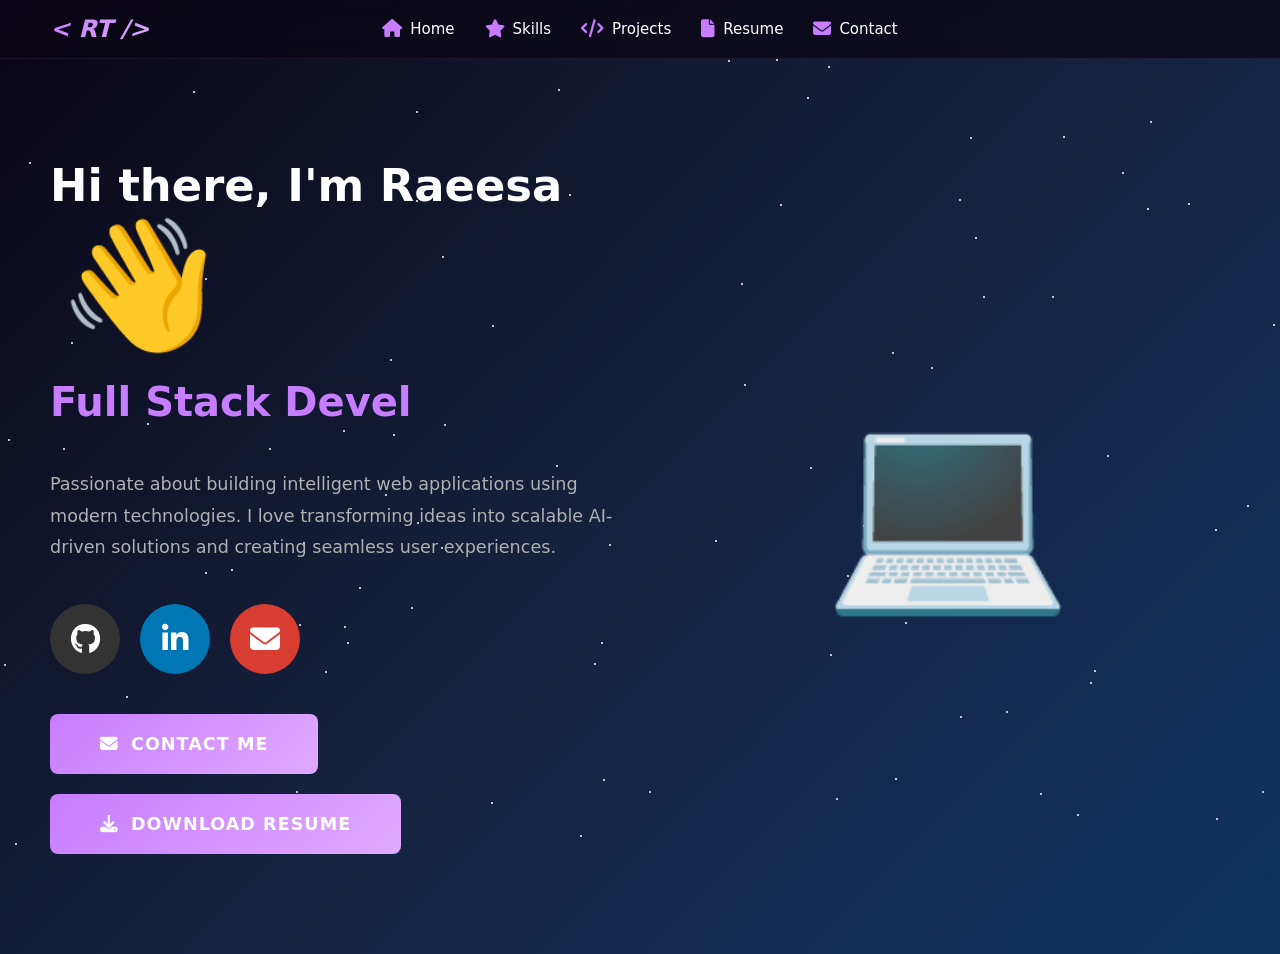
<file: index.html>
<!DOCTYPE html>
<html lang="en">
<head>
  <meta charset="UTF-8" />
  <meta name="viewport" content="width=device-width, initial-scale=1.0"/>
  <title>Raeesa | Portfolio</title>

  <!-- Icons -->
  <link rel="stylesheet"
    href="https://cdnjs.cloudflare.com/ajax/libs/font-awesome/6.5.0/css/all.min.css"/>

  <style>
    * {
      margin: 0;
      padding: 0;
      box-sizing: border-box;
      font-family: "Segoe UI", system-ui, sans-serif;
    }

    :root {
      --primary: #c77dff;
      --secondary: #e0aaff;
      --dark-bg: #0a0614;
      --card-bg: #1a0e2e;
      --text-main: #ffffff;
      --text-muted: #b0b0b0;
      --accent: #c77dff;
    }

    body {
      background: linear-gradient(135deg, #0a0614 0%, #16213e 50%, #0f3460 100%);
      color: var(--text-main);
      min-height: 100vh;
      overflow-x: hidden;
    }

    /* Starry Background */
    .stars {
      position: fixed;
      top: 0;
      left: 0;
      width: 100%;
      height: 100%;
      pointer-events: none;
      z-index: 0;
      display: block;
    }

    .star {
      position: absolute;
      width: 2px;
      height: 2px;
      background: white;
      border-radius: 50%;
      animation: twinkle 3s infinite;
    }

    @keyframes twinkle {
      0%, 100% { opacity: 0.3; }
      50% { opacity: 1; }
    }

    /* Navbar */
    .navbar {
      display: flex;
      justify-content: center;
      align-items: center;
      padding: 20px 50px;
      background: rgba(10, 6, 20, 0.7);
      backdrop-filter: blur(10px);
      border-bottom: 1px solid rgba(199, 125, 255, 0.1);
      position: relative;
      z-index: 10;
    }

    .logo {
      position: absolute;
      left: 50px;
      font-size: 24px;
      font-weight: bold;
      color: var(--primary);
      background: linear-gradient(135deg, var(--primary), var(--secondary));
      background-clip: text;
      -webkit-background-clip: text;
      -webkit-text-fill-color: transparent;
      font-style: italic;
    }

    nav {
      display: flex;
      gap: 30px;
      align-items: center;
      flex-wrap: wrap;
    }

    nav a {
      display: flex;
      align-items: center;
      gap: 8px;
      text-decoration: none;
      color: var(--text-main);
      font-size: 15px;
      transition: all 0.3s ease;
      position: relative;
    }

    nav a i {
      color: var(--primary);
      font-size: 18px;
    }

    nav a::after {
      content: '';
      position: absolute;
      bottom: -5px;
      left: 0;
      width: 0;
      height: 2px;
      background: var(--primary);
      transition: width 0.3s ease;
    }

    nav a:hover::after {
      width: 100%;
    }

    /* Hero Section */
    .hero {
      display: flex;
      align-items: center;
      justify-content: center;
      padding: 100px 50px;
      min-height: calc(100vh - 100px);
      position: relative;
      z-index: 1;
      gap: 50px;
    }

    .hero-content {
      flex: 1;
      max-width: 700px;
    }

    .greeting {
      font-size: 2.8em;
      margin-bottom: 20px;
      color: var(--text-main);
      font-weight: 600;
    }

    .greeting .emoji {
      font-size: 2.8em;
      margin-left: 10px;
      display: inline-block;
      animation: wave 0.6s ease-in-out infinite;
    }

    @keyframes wave {
      0% { transform: rotate(0deg); }
      10% { transform: rotate(14deg); }
      20% { transform: rotate(-8deg); }
      30% { transform: rotate(14deg); }
      40% { transform: rotate(-4deg); }
      50% { transform: rotate(10deg); }
      60% { transform: rotate(0deg); }
      100% { transform: rotate(0deg); }
    }

    .greeting .emoji {
      font-size: 2.8em;
      margin-left: 10px;
      display: inline-block;
      animation: wave 0.6s ease-in-out infinite;
    }

    @keyframes wave {
      0% { transform: rotate(0deg); }
      10% { transform: rotate(14deg); }
      20% { transform: rotate(-8deg); }
      30% { transform: rotate(14deg); }
      40% { transform: rotate(-4deg); }
      50% { transform: rotate(10deg); }
      60% { transform: rotate(0deg); }
      100% { transform: rotate(0deg); }
    }

    .name {
      font-size: 3.5em;
      font-weight: 900;
      margin-bottom: 10px;
      letter-spacing: -2px;
      display: none;
    }

    .name span {
      background: linear-gradient(135deg, var(--primary), var(--secondary));
      background-clip: text;
      -webkit-background-clip: text;
      -webkit-text-fill-color: transparent;
    }

    .job-title {
      font-size: 2.5em;
      color: var(--primary);
      margin: 20px 0 30px 0;
      font-weight: 700;
      min-height: 60px;
    }

    .job-title::after {
      content: '';
      animation: blink 0.7s infinite;
      margin-left: 5px;
    }

    @keyframes blink {
      0%, 50% { content: '|'; }
      51%, 100% { content: ''; }
    }

    .description {
      font-size: 1.1em;
      color: var(--text-muted);
      line-height: 1.8;
      margin-bottom: 40px;
    }

    .cta-buttons {
      display: flex;
      gap: 20px;
      flex-wrap: wrap;
    }

    .btn {
      padding: 20px 50px;
      border: none;
      border-radius: 8px;
      font-size: 1.1em;
      cursor: pointer;
      transition: all 0.3s ease;
      text-decoration: none;
      display: inline-flex;
      align-items: center;
      gap: 12px;
      font-weight: 700;
      text-transform: uppercase;
      letter-spacing: 1px;
    }

    .btn-primary {
      background: linear-gradient(135deg, var(--primary), var(--secondary));
      color: #ffffff;
    }

    .btn-primary:hover {
      transform: translateY(-2px);
      box-shadow: 0 20px 40px rgba(199, 125, 255, 0.4);
    }

    .btn-secondary {
      background: transparent;
      color: var(--primary);
      border: 2px solid var(--primary);
    }

    .btn-secondary:hover {
      background: rgba(199, 125, 255, 0.1);
      transform: translateY(-2px);
    }

    .hero-illustration {
      flex: 1;
      display: flex;
      align-items: center;
      justify-content: center;
      min-height: 400px;
      position: relative;
    }

    .illustration {
      font-size: 200px;
      animation: float 3s ease-in-out infinite;
    }

    @keyframes float {
      0%, 100% { transform: translateY(0px); }
      50% { transform: translateY(-20px); }
    }

    /* Social Icons */
    .social-icons {
      display: flex;
      gap: 20px;
      margin: 40px 0;
      flex-wrap: wrap;
    }

    .social-icon {
      width: 70px;
      height: 70px;
      border-radius: 50%;
      display: flex;
      align-items: center;
      justify-content: center;
      color: white;
      font-size: 30px;
      transition: all 0.3s ease;
      cursor: pointer;
      text-decoration: none;
    }

    .social-icon:hover {
      transform: scale(1.1);
    }

    .social-icon.github {
      background: #333333;
    }

    .social-icon.linkedin {
      background: #0077b5;
    }

    .social-icon.email {
      background: #d73d31;
    }

    .social-icon.twitter {
      background: #1da1f2;
    }

    .social-icon.codepen {
      background: #000000;
    }

    .social-icon.dev {
      background: #0a0a0a;
    }

    .social-icon.stackoverflow {
      background: #f48024;
    }
    @media (max-width: 768px) {
      .hero {
        flex-direction: column;
        padding: 50px 20px;
        text-align: center;
      }

      .name {
        font-size: 2.5em;
      }

      .job-title {
        font-size: 1.8em;
      }

      .greeting {
        font-size: 1.8em;
      }

      nav {
        gap: 20px;
      }

      nav a {
        font-size: 12px;
      }

      .avatar-container {
        width: 200px;
        height: 200px;
      }

      .avatar-content {
        font-size: 80px;
      }

      .cta-buttons {
        justify-content: center;
      }
    }
  </style>
</head>
<body>

  <!-- Starry Background -->
  <div class="stars" id="starsContainer"></div>

  <!-- Navbar -->
  <header class="navbar">
    <div class="logo">< RT /></div>
    <nav>
      <a href="index.html"><i class="fa-solid fa-house"></i> Home</a>
      <a href="about.html"><i class="fa-solid fa-star"></i> Skills</a>
      <a href="projects.html"><i class="fa-solid fa-code"></i> Projects</a>
      <a href="Resume___.pdf"><i class="fa-solid fa-file"></i> Resume</a>
      <a href="contact.html"><i class="fa-solid fa-envelope"></i> Contact</a>
    </nav>
  </header>

  <!-- Hero Section -->
  <section class="hero">
    <div class="hero-content">
      <h1 class="greeting">Hi there, I'm Raeesa <span class="emoji">👋</span></h1>
      <h2 class="job-title"></h2>
      <p class="description">
        Passionate about building intelligent web applications using modern technologies. 
        I love transforming ideas into scalable AI-driven solutions and creating seamless user experiences.
      </p>
      
      <div class="social-icons">
        <a href="https://github.com/raeesa2627" class="social-icon github" title="GitHub">
          <i class="fab fa-github"></i>
        </a>
        <a href="#" class="social-icon linkedin" title="LinkedIn">
          <i class="fab fa-linkedin-in"></i>
        </a>
        <a href="mailto:tanweerayunus27@gmail.com" class="social-icon email" title="Email">
          <i class="fas fa-envelope"></i>
        </a>
      </div>

      <div class="cta-buttons">
        <a href="contact.html" class="btn btn-primary">
          <i class="fas fa-envelope"></i> Contact Me
        </a>
        <a href="Resume___.pdf" class="btn btn-primary">
          <i class="fas fa-download"></i> Download Resume
        </a>
      </div>
    </div>
    <div class="hero-illustration">
      <div class="illustration">💻</div>
    </div>
  </section>

  <script>
    // Generate Random Stars
    function generateStars() {
      const starsContainer = document.getElementById('starsContainer');
      for (let i = 0; i < 100; i++) {
        const star = document.createElement('div');
        star.className = 'star';
        star.style.left = Math.random() * 100 + '%';
        star.style.top = Math.random() * 100 + '%';
        star.style.animationDelay = Math.random() * 3 + 's';
        starsContainer.appendChild(star);
      }
    }

    generateStars();

    // Typing Effect for Job Title
    const jobTitles = [
      "Full Stack Developer",
      "AI Enthusiast"
    ];

    let titleIndex = 0;
    let charIndex = 0;
    let deleting = false;
    const jobTitleElement = document.querySelector('.job-title');

    function typeEffect() {
      const currentTitle = jobTitles[titleIndex];

      if (!deleting) {
        jobTitleElement.textContent = currentTitle.substring(0, charIndex++);
        if (charIndex > currentTitle.length) {
          deleting = true;
          setTimeout(typeEffect, 1200); // Wait before deleting
          return;
        }
      } else {
        jobTitleElement.textContent = currentTitle.substring(0, charIndex--);
        if (charIndex < 0) {
          deleting = false;
          titleIndex = (titleIndex + 1) % jobTitles.length;
          charIndex = 0;
        }
      }

      setTimeout(typeEffect, deleting ? 50 : 80);
    }

    typeEffect();
  </script>

</body>
</html>
</file>
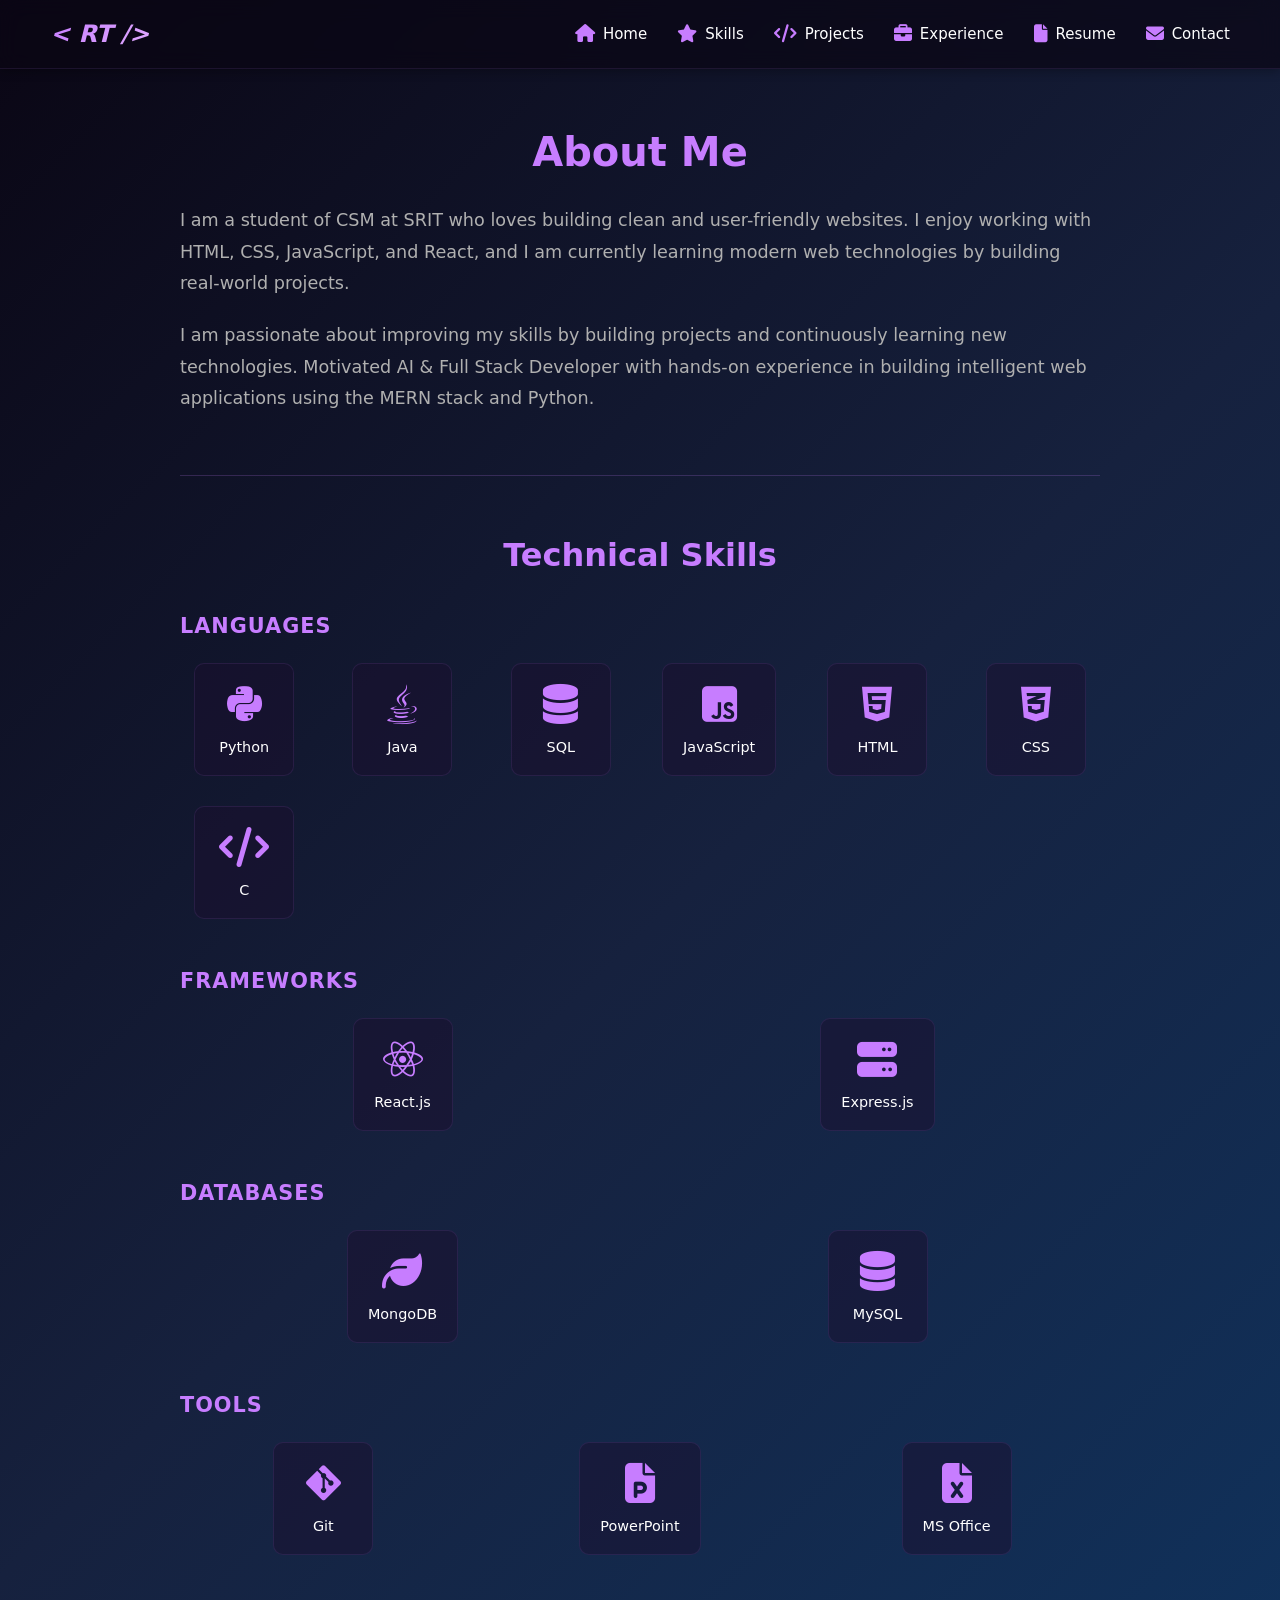
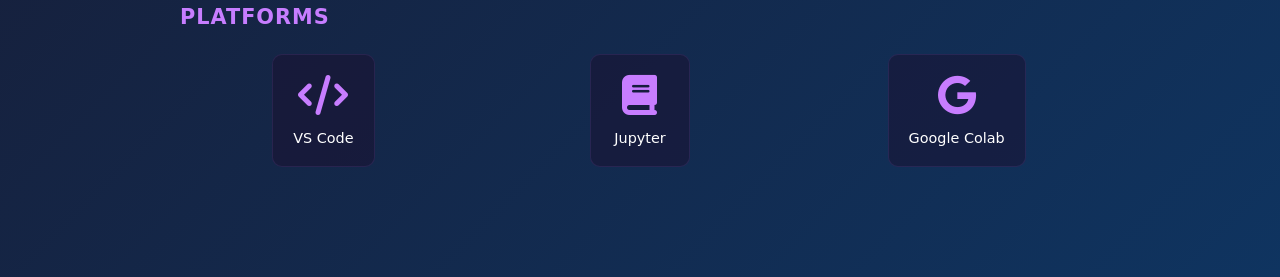
<file: about.html>
<!DOCTYPE html>
<html lang="en">
<head>
  <meta charset="UTF-8">
  <title>About | Raeesa</title>
  <!-- Icons -->
  <link rel="stylesheet"
    href="https://cdnjs.cloudflare.com/ajax/libs/font-awesome/6.5.0/css/all.min.css"/>
  <style>
    * {
      margin: 0;
      padding: 0;
      box-sizing: border-box;
      font-family: "Segoe UI", system-ui, sans-serif;
    }

    :root {
      --primary: #c77dff;
      --secondary: #e0aaff;
      --dark-bg: #0a0614;
      --card-bg: #1a0e2e;
      --text-main: #ffffff;
      --text-muted: #b0b0b0;
      --accent: #c77dff;
    }

    body {
      background: linear-gradient(135deg, #0a0614 0%, #16213e 50%, #0f3460 100%);
      color: var(--text-main);
      min-height: 100vh;
      font-family: "Segoe UI", system-ui, sans-serif;
    }

    /* Navbar */
    .navbar {
      display: flex;
      justify-content: space-between;
      align-items: center;
      padding: 20px 50px;
      background: rgba(10, 6, 20, 0.7);
      backdrop-filter: blur(10px);
      border-bottom: 1px solid rgba(199, 125, 255, 0.1);
      position: relative;
      z-index: 10;
      box-shadow: 0 2px 10px rgba(0, 0, 0, 0.3);
    }

    .logo {
      font-size: 24px;
      font-weight: bold;
      color: var(--primary);
      background: linear-gradient(135deg, var(--primary), var(--secondary));
      background-clip: text;
      -webkit-background-clip: text;
      -webkit-text-fill-color: transparent;
      font-style: italic;
    }

    nav {
      display: flex;
      gap: 30px;
      align-items: center;
      flex-wrap: wrap;
    }

    nav a {
      display: flex;
      align-items: center;
      gap: 8px;
      text-decoration: none;
      color: var(--text-main);
      font-size: 15px;
      transition: all 0.3s ease;
      position: relative;
    }

    nav a i {
      color: var(--primary);
      font-size: 18px;
    }

    nav a::after {
      content: '';
      position: absolute;
      bottom: -5px;
      left: 0;
      width: 0;
      height: 2px;
      background: var(--primary);
      transition: width 0.3s ease;
    }

    nav a:hover::after {
      width: 100%;
    }

    .container {
      max-width: 1000px;
      margin: 0 auto;
      padding: 60px 40px;
    }

    .about h2 {
      font-size: 2.5em;
      color: var(--primary);
      margin-bottom: 30px;
      text-align: center;
    }

    .about p {
      font-size: 1.1em;
      line-height: 1.8;
      margin-bottom: 20px;
      color: var(--text-muted);
    }

    .skills-section {
      margin-top: 60px;
      padding-top: 60px;
      border-top: 1px solid rgba(199, 125, 255, 0.2);
    }

    .skills-section h3 {
      font-size: 2em;
      color: var(--primary);
      margin-bottom: 40px;
      text-align: center;
    }

    .skills-grid {
      display: grid;
      grid-template-columns: repeat(auto-fit, minmax(120px, 1fr));
      gap: 30px;
      justify-items: center;
    }

    .skill-item {
      display: flex;
      flex-direction: column;
      align-items: center;
      gap: 15px;
      padding: 20px;
      border-radius: 10px;
      background: rgba(26, 14, 46, 0.5);
      border: 1px solid rgba(199, 125, 255, 0.1);
      transition: all 0.3s ease;
      cursor: pointer;
      min-width: 100px;
    }

    .skill-item:hover {
      background: rgba(26, 14, 46, 0.8);
      border-color: var(--primary);
      transform: translateY(-5px);
      box-shadow: 0 10px 25px rgba(199, 125, 255, 0.15);
    }

    .skill-icon {
      font-size: 2.5em;
      color: var(--primary);
    }

    .skill-name {
      font-size: 0.9em;
      text-align: center;
      color: var(--text-main);
      font-weight: 500;
    }

    .skills-category {
      margin-bottom: 50px;
    }

    .skills-category h4 {
      color: var(--primary);
      font-size: 1.3em;
      margin-bottom: 25px;
      text-transform: uppercase;
      letter-spacing: 1px;
      font-weight: 600;
    }

    @media (max-width: 768px) {
      nav {
        gap: 20px;
      }

      nav a {
        font-size: 12px;
      }

      .container {
        padding: 40px 20px;
      }

      .about h2 {
        font-size: 1.8em;
      }
    }
  </style>
</head>
<body>

<header class="navbar">
  <div class="logo">< RT /></div>

  <nav>
    <a href="index.html"><i class="fa-solid fa-house"></i> Home</a>
    <a href="about.html"><i class="fa-solid fa-star"></i> Skills</a>
    <a href="projects.html"><i class="fa-solid fa-code"></i> Projects</a>
    <a href="experience.html"><i class="fa-solid fa-briefcase"></i> Experience</a>
    <a href="resume.pdf"><i class="fa-solid fa-file"></i> Resume</a>
    <a href="contact.html"><i class="fa-solid fa-envelope"></i> Contact</a>
  </nav>
</header>

<main class="container">
  <section class="about">
    <h2>About Me</h2>

    <p>
      I am a student of CSM at SRIT who loves building clean and user-friendly
      websites. I enjoy working with HTML, CSS, JavaScript, and React, and I am
      currently learning modern web technologies by building real-world projects.
    </p>

    <p>
      I am passionate about improving my skills by building projects and
      continuously learning new technologies. Motivated AI & Full Stack Developer with hands-on experience in building intelligent web applications using the MERN stack and Python.
    </p>
  </section>

  <!-- Skills Section -->
  <section class="skills-section">
    <h3>Technical Skills</h3>

    <!-- Languages -->
    <div class="skills-category">
      <h4>Languages</h4>
      <div class="skills-grid">
        <div class="skill-item">
          <i class="skill-icon fab fa-python"></i>
          <span class="skill-name">Python</span>
        </div>
        <div class="skill-item">
          <i class="skill-icon fab fa-java"></i>
          <span class="skill-name">Java</span>
        </div>
        <div class="skill-item">
          <i class="skill-icon fas fa-database"></i>
          <span class="skill-name">SQL</span>
        </div>
        <div class="skill-item">
          <i class="skill-icon fab fa-js-square"></i>
          <span class="skill-name">JavaScript</span>
        </div>
        <div class="skill-item">
          <i class="skill-icon fab fa-html5"></i>
          <span class="skill-name">HTML</span>
        </div>
        <div class="skill-item">
          <i class="skill-icon fab fa-css3-alt"></i>
          <span class="skill-name">CSS</span>
        </div>
        <div class="skill-item">
          <i class="skill-icon fas fa-code"></i>
          <span class="skill-name">C</span>
        </div>
      </div>
    </div>

    <!-- Frameworks -->
    <div class="skills-category">
      <h4>Frameworks</h4>
      <div class="skills-grid">
        <div class="skill-item">
          <i class="skill-icon fab fa-react"></i>
          <span class="skill-name">React.js</span>
        </div>
        <div class="skill-item">
          <i class="skill-icon fas fa-server"></i>
          <span class="skill-name">Express.js</span>
        </div>
      </div>
    </div>

    <!-- Databases -->
    <div class="skills-category">
      <h4>Databases</h4>
      <div class="skills-grid">
        <div class="skill-item">
          <i class="skill-icon fas fa-leaf"></i>
          <span class="skill-name">MongoDB</span>
        </div>
        <div class="skill-item">
          <i class="skill-icon fas fa-database"></i>
          <span class="skill-name">MySQL</span>
        </div>
      </div>
    </div>

    <!-- Tools -->
    <div class="skills-category">
      <h4>Tools</h4>
      <div class="skills-grid">
        <div class="skill-item">
          <i class="skill-icon fab fa-git-alt"></i>
          <span class="skill-name">Git</span>
        </div>
        <div class="skill-item">
          <i class="skill-icon fas fa-file-powerpoint"></i>
          <span class="skill-name">PowerPoint</span>
        </div>
        <div class="skill-item">
          <i class="skill-icon fas fa-file-excel"></i>
          <span class="skill-name">MS Office</span>
        </div>
      </div>
    </div>

    <!-- Platforms -->
    <div class="skills-category">
      <h4>Platforms</h4>
      <div class="skills-grid">
        <div class="skill-item">
          <i class="skill-icon fas fa-code"></i>
          <span class="skill-name">VS Code</span>
        </div>
        <div class="skill-item">
          <i class="skill-icon fas fa-book"></i>
          <span class="skill-name">Jupyter</span>
        </div>
        <div class="skill-item">
          <i class="skill-icon fab fa-google"></i>
          <span class="skill-name">Google Colab</span>
        </div>
      </div>
    </div>
  </section>
</main>

</body>
</html>
</file>
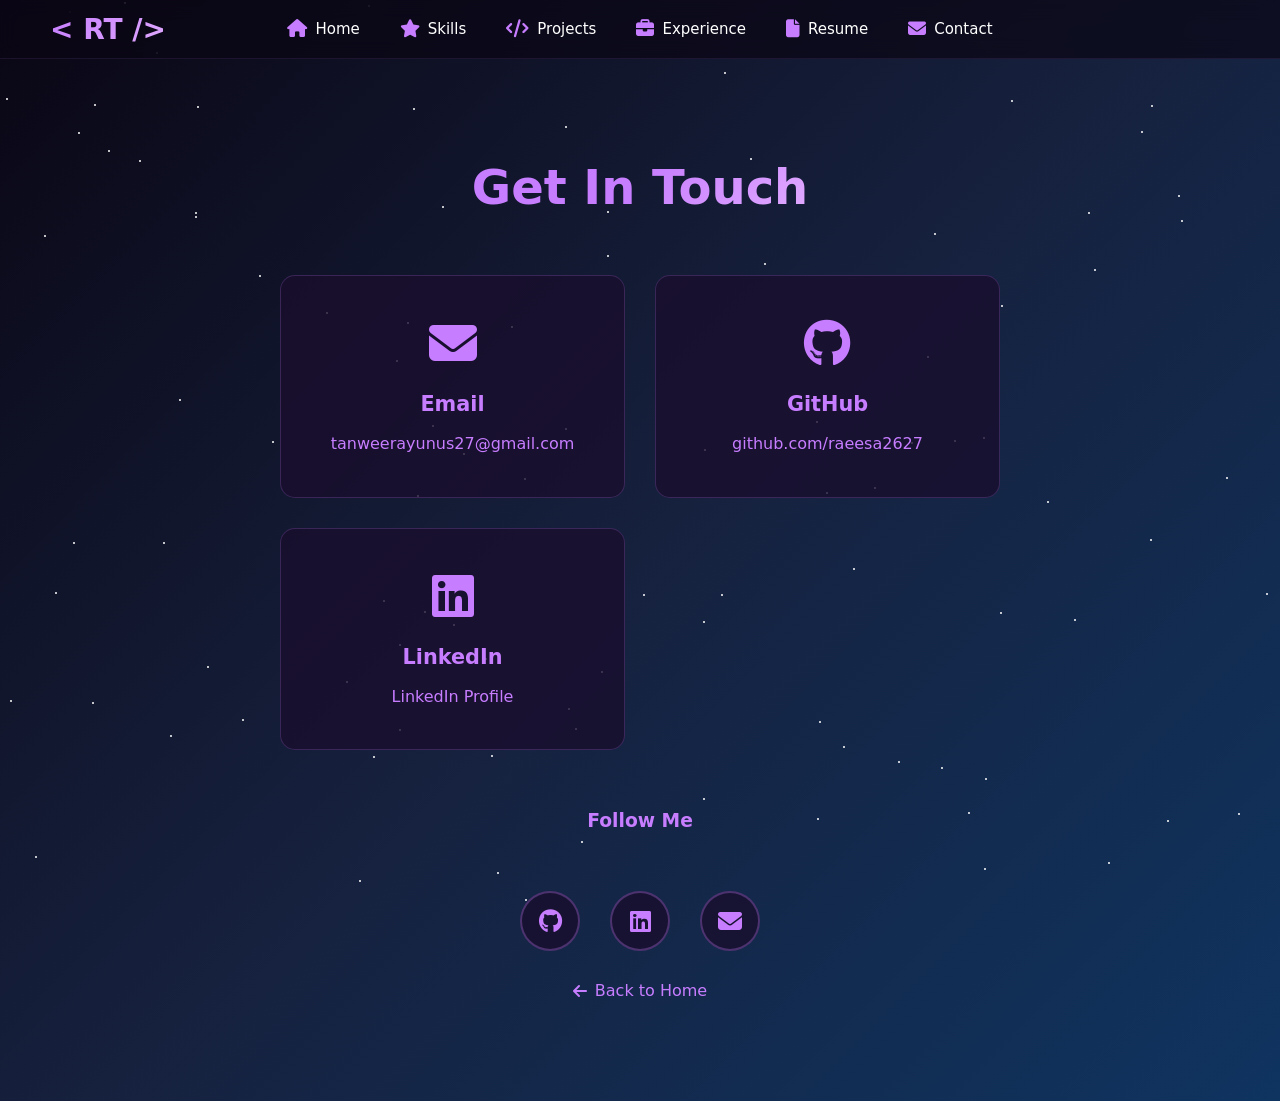
<file: contact.html>
<!DOCTYPE html>
<html lang="en">
<head>
    <meta charset="UTF-8">
    <meta name="viewport" content="width=device-width, initial-scale=1.0"/>
    <title>Contact | Raeesa</title>
    <!-- Icons -->
    <link rel="stylesheet"
      href="https://cdnjs.cloudflare.com/ajax/libs/font-awesome/6.5.0/css/all.min.css"/>
    <style>
      * {
        margin: 0;
        padding: 0;
        box-sizing: border-box;
        font-family: "Segoe UI", system-ui, sans-serif;
      }

      :root {
        --primary: #c77dff;
        --secondary: #e0aaff;
        --dark-bg: #0a0614;
        --card-bg: #1a0e2e;
        --text-main: #ffffff;
        --text-muted: #b0b0b0;
      }

      body {
        background: linear-gradient(135deg, #0a0614 0%, #16213e 50%, #0f3460 100%);
        color: var(--text-main);
        min-height: 100vh;
        overflow-x: hidden;
      }

      /* Starry Background */
      .stars {
        position: fixed;
        top: 0;
        left: 0;
        width: 100%;
        height: 100%;
        pointer-events: none;
        z-index: 0;
      }

      .star {
        position: absolute;
        width: 2px;
        height: 2px;
        background: white;
        border-radius: 50%;
        animation: twinkle 3s infinite;
      }

      @keyframes twinkle {
        0%, 100% { opacity: 0.3; }
        50% { opacity: 1; }
      }

      /* Navbar */
      .navbar {
        display: flex;
        justify-content: center;
        align-items: center;
        padding: 20px 50px;
        background: rgba(10, 6, 20, 0.7);
        backdrop-filter: blur(10px);
        border-bottom: 1px solid rgba(199, 125, 255, 0.1);
        position: relative;
        z-index: 10;
      }

      .logo {
        position: absolute;
        left: 50px;
        font-size: 28px;
        font-weight: bold;
        color: var(--primary);
        background: linear-gradient(135deg, var(--primary), var(--secondary));
        background-clip: text;
        -webkit-background-clip: text;
        -webkit-text-fill-color: transparent;
      }

      nav {
        display: flex;
        gap: 40px;
        align-items: center;
      }

      nav a {
        display: flex;
        align-items: center;
        gap: 8px;
        text-decoration: none;
        color: var(--text-main);
        font-size: 15px;
        transition: all 0.3s ease;
        position: relative;
      }

      nav a i {
        color: var(--primary);
        font-size: 18px;
      }

      nav a::after {
        content: '';
        position: absolute;
        bottom: -5px;
        left: 0;
        width: 0;
        height: 2px;
        background: var(--primary);
        transition: width 0.3s ease;
      }

      nav a:hover::after {
        width: 100%;
      }

      /* Container */
      .container {
        max-width: 800px;
        margin: 0 auto;
        padding: 100px 40px;
        position: relative;
        z-index: 1;
        text-align: center;
      }

      h1 {
        font-size: 3em;
        margin-bottom: 60px;
        color: var(--primary);
      }

      h1 span {
        background: linear-gradient(135deg, var(--primary), var(--secondary));
        background-clip: text;
        -webkit-background-clip: text;
        -webkit-text-fill-color: transparent;
      }

      .contact-grid {
        display: grid;
        grid-template-columns: repeat(auto-fit, minmax(250px, 1fr));
        gap: 30px;
        margin-bottom: 60px;
      }

      .contact-card {
        background: rgba(26, 14, 46, 0.8);
        border: 1px solid rgba(199, 125, 255, 0.2);
        border-radius: 15px;
        padding: 40px 30px;
        transition: all 0.3s ease;
      }

      .contact-card:hover {
        background: rgba(26, 14, 46, 1);
        border-color: var(--primary);
        transform: translateY(-5px);
        box-shadow: 0 15px 40px rgba(199, 125, 255, 0.2);
      }

      .contact-icon {
        font-size: 3em;
        color: var(--primary);
        margin-bottom: 20px;
      }

      .contact-card h3 {
        font-size: 1.3em;
        margin-bottom: 15px;
        color: var(--primary);
      }

      .contact-card p {
        color: var(--text-muted);
        font-size: 1em;
        line-height: 1.6;
      }

      .contact-card a {
        color: var(--primary);
        text-decoration: none;
        transition: all 0.3s ease;
      }

      .contact-card a:hover {
        color: var(--text-main);
        text-decoration: underline;
      }

      .social-links {
        display: flex;
        justify-content: center;
        gap: 30px;
        margin-top: 60px;
      }

      .social-link {
        width: 60px;
        height: 60px;
        display: flex;
        align-items: center;
        justify-content: center;
        background: rgba(26, 14, 46, 0.8);
        border: 2px solid rgba(199, 125, 255, 0.3);
        border-radius: 50%;
        color: var(--primary);
        font-size: 1.5em;
        transition: all 0.3s ease;
        text-decoration: none;
      }

      .social-link:hover {
        background: rgba(199, 125, 255, 0.1);
        border-color: var(--primary);
        transform: translateY(-5px);
        box-shadow: 0 10px 25px rgba(199, 125, 255, 0.2);
      }

      .back-link {
        display: inline-flex;
        align-items: center;
        gap: 8px;
        color: var(--primary);
        text-decoration: none;
        margin-top: 30px;
        transition: all 0.3s ease;
      }

      .back-link:hover {
        gap: 12px;
      }

      @media (max-width: 768px) {
        nav {
          gap: 20px;
        }

        nav a {
          font-size: 12px;
        }

        .container {
          padding: 50px 20px;
        }

        h1 {
          font-size: 2em;
        }

        .contact-grid {
          grid-template-columns: 1fr;
        }
      }
    </style>
</head>
<body>

    <!-- Starry Background -->
    <div class="stars" id="starsContainer"></div>

    <!-- Navbar -->
    <header class="navbar">
      <div class="logo">< RT /></div>
      <nav>
        <a href="index.html"><i class="fa-solid fa-house"></i> Home</a>
        <a href="about.html"><i class="fa-solid fa-star"></i> Skills</a>
        <a href="projects.html"><i class="fa-solid fa-code"></i> Projects</a>
        <a href="experience.html"><i class="fa-solid fa-briefcase"></i> Experience</a>
        <a href="resume.pdf"><i class="fa-solid fa-file"></i> Resume</a>
        <a href="contact.html"><i class="fa-solid fa-envelope"></i> Contact</a>
      </nav>
    </header>

    <!-- Contact Section -->
    <div class="container">
      <h1>Get In <span>Touch</span></h1>

      <div class="contact-grid">
        <!-- Email -->
        <div class="contact-card">
          <div class="contact-icon">
            <i class="fas fa-envelope"></i>
          </div>
          <h3>Email</h3>
          <p>
            <a href="mailto:tanweerayunus27@gmail.com">tanweerayunus27@gmail.com</a>
          </p>
        </div>

        <!-- GitHub -->
        <div class="contact-card">
          <div class="contact-icon">
            <i class="fab fa-github"></i>
          </div>
          <h3>GitHub</h3>
          <p>
            <a href="https://github.com/raeesa2627" target="_blank">github.com/raeesa2627</a>
          </p>
        </div>

        <!-- LinkedIn -->
        <div class="contact-card">
          <div class="contact-icon">
            <i class="fab fa-linkedin"></i>
          </div>
          <h3>LinkedIn</h3>
          <p>
            <a href="https://linkedin.com/in/raeesa-tanweer-a-7326b3355/" target="_blank">LinkedIn Profile</a>
          </p>
        </div>
      </div>

      <!-- Social Links -->
      <div style="margin-top: 60px;">
        <h3 style="color: var(--primary); margin-bottom: 30px;">Follow Me</h3>
        <div class="social-links">
          <a href="https://github.com/raeesa2627" target="_blank" class="social-link" title="GitHub">
            <i class="fab fa-github"></i>
          </a>
          <a href="https://linkedin.com/in/raeesa-tanweer-a-7326b3355/" target="_blank" class="social-link" title="LinkedIn">
            <i class="fab fa-linkedin"></i>
          </a>
          <a href="mailto:tanweerayunus27@gmail.com" class="social-link" title="Email">
            <i class="fas fa-envelope"></i>
          </a>
        </div>
      </div>

      <a href="index.html" class="back-link">
        <i class="fas fa-arrow-left"></i> Back to Home
      </a>
    </div>

    <script>
      // Generate Random Stars
      function generateStars() {
        const starsContainer = document.getElementById('starsContainer');
        for (let i = 0; i < 100; i++) {
          const star = document.createElement('div');
          star.className = 'star';
          star.style.left = Math.random() * 100 + '%';
          star.style.top = Math.random() * 100 + '%';
          star.style.animationDelay = Math.random() * 3 + 's';
          starsContainer.appendChild(star);
        }
      }

      generateStars();
    </script>

</body>
</html>
</file>
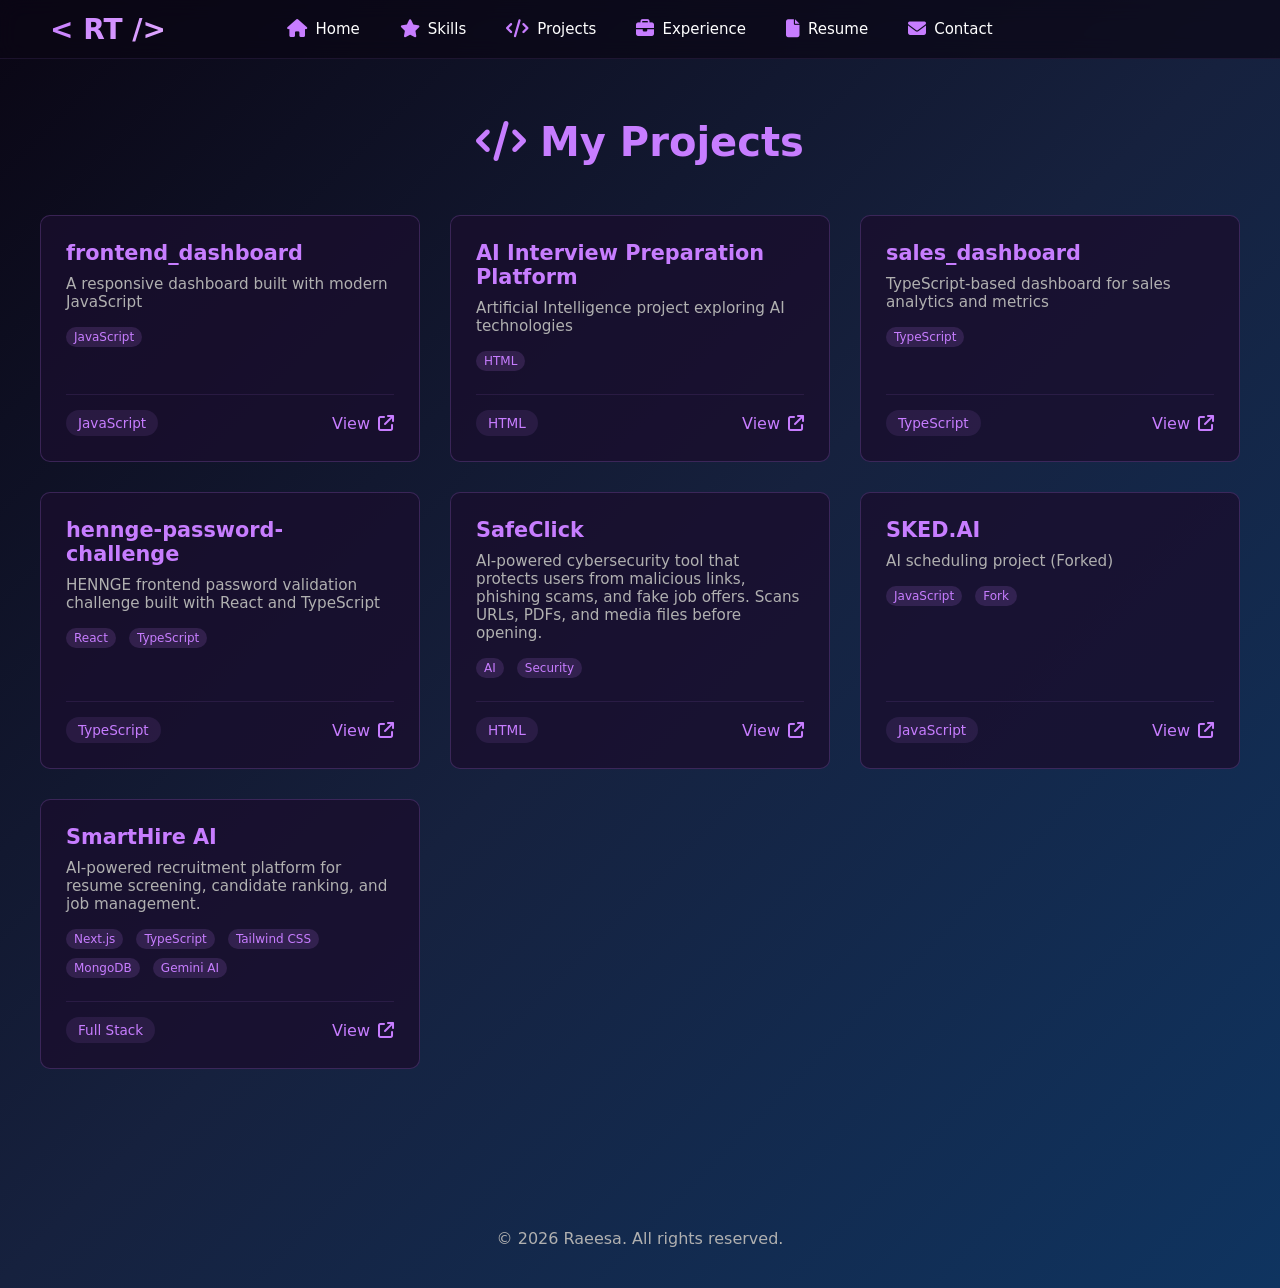
<file: projects.html>
<!DOCTYPE html>
<html lang="en">
<head>
  <meta charset="UTF-8" />
  <meta name="viewport" content="width=device-width, initial-scale=1.0"/>
  <title>Projects | Raeesa Portfolio</title>

  <!-- Icons -->
  <link rel="stylesheet"
    href="https://cdnjs.cloudflare.com/ajax/libs/font-awesome/6.5.0/css/all.min.css"/>
  <style>
    * {
      margin: 0;
      padding: 0;
      box-sizing: border-box;
      font-family: "Segoe UI", system-ui, sans-serif;
    }

    :root {
      --primary: #c77dff;
      --secondary: #e0aaff;
      --dark-bg: #0a0614;
      --card-bg: #1a0e2e;
      --text-main: #ffffff;
      --text-muted: #b0b0b0;
      --accent: #c77dff;
    }

    body {
      background: linear-gradient(135deg, #0a0614 0%, #16213e 50%, #0f3460 100%);
      color: var(--text-main);
      min-height: 100vh;
    }

    /* Navbar */
    .navbar {
      display: flex;
      justify-content: center;
      align-items: center;
      padding: 20px 50px;
      background: rgba(10, 6, 20, 0.7);
      backdrop-filter: blur(10px);
      border-bottom: 1px solid rgba(199, 125, 255, 0.1);
      position: relative;
      z-index: 10;
    }

    .logo {
      position: absolute;
      left: 50px;
      font-size: 28px;
      font-weight: bold;
      color: var(--primary);
      background: linear-gradient(135deg, var(--primary), var(--secondary));
      background-clip: text;
      -webkit-background-clip: text;
      -webkit-text-fill-color: transparent;
    }

    nav {
      display: flex;
      gap: 40px;
      align-items: center;
    }

    nav a {
      display: flex;
      align-items: center;
      gap: 8px;
      text-decoration: none;
      color: #ffffff;
      font-size: 15px;
      transition: all 0.3s ease;
      position: relative;
    }

    nav a i {
      color: var(--primary);
      font-size: 18px;
    }

    nav a::after {
      content: '';
      position: absolute;
      bottom: -5px;
      left: 0;
      width: 0;
      height: 2px;
      background: var(--primary);
      transition: width 0.3s ease;
    }

    nav a:hover::after {
      width: 100%;
    }

    .projects-section {
      padding: 60px 40px;
      min-height: 100vh;
    }

    .projects-section h1 {
      text-align: center;
      margin-bottom: 50px;
      font-size: 2.5em;
      color: var(--primary);
    }

    .projects-grid {
      display: grid;
      grid-template-columns: repeat(auto-fit, minmax(300px, 1fr));
      gap: 30px;
      max-width: 1200px;
      margin: 0 auto;
    }

    .project-card {
      background: rgba(26, 14, 46, 0.8);
      border: 1px solid rgba(199, 125, 255, 0.2);
      border-radius: 10px;
      padding: 25px;
      transition: all 0.3s ease;
      display: flex;
      flex-direction: column;
      justify-content: space-between;
    }

    .project-card:hover {
      background: rgba(26, 14, 46, 1);
      border-color: var(--primary);
      transform: translateY(-5px);
      box-shadow: 0 10px 30px rgba(199, 125, 255, 0.2);
    }

    .project-card h3 {
      color: var(--primary);
      margin-bottom: 10px;
      font-size: 1.3em;
    }

    .project-card p {
      color: var(--text-muted);
      margin-bottom: 15px;
      font-size: 0.95em;
      flex-grow: 1;
    }

    .project-meta {
      display: flex;
      justify-content: space-between;
      align-items: center;
      margin-top: 15px;
      padding-top: 15px;
      border-top: 1px solid rgba(199, 125, 255, 0.1);
    }

    .project-lang {
      background: rgba(199, 125, 255, 0.1);
      color: var(--primary);
      padding: 5px 12px;
      border-radius: 20px;
      font-size: 0.85em;
    }

    .project-link {
      color: var(--primary);
      text-decoration: none;
      transition: all 0.3s ease;
      display: inline-flex;
      align-items: center;
      gap: 8px;
    }

    .project-link:hover {
      color: var(--text-main);
    }

    .project-badge {
      display: inline-block;
      background: rgba(199, 125, 255, 0.15);
      color: var(--primary);
      padding: 3px 8px;
      border-radius: 15px;
      font-size: 0.75em;
      margin-right: 8px;
      margin-bottom: 8px;
    }

    @media (max-width: 768px) {
      nav {
        gap: 20px;
      }

      nav a {
        font-size: 12px;
      }

      .projects-section {
        padding: 40px 20px;
      }

      .projects-section h1 {
        font-size: 1.8em;
      }
    }
  </style>
</head>
<body>

  <!-- Navbar -->
  <header class="navbar">
    <div class="logo">< RT /></div>
    <nav>
      <a href="index.html"><i class="fa-solid fa-house"></i> Home</a>
      <a href="about.html"><i class="fa-solid fa-star"></i> Skills</a>
      <a href="projects.html"><i class="fa-solid fa-code"></i> Projects</a>
      <a href="experience.html"><i class="fa-solid fa-briefcase"></i> Experience</a>
      <a href="resume.pdf"><i class="fa-solid fa-file"></i> Resume</a>
      <a href="contact.html"><i class="fa-solid fa-envelope"></i> Contact</a>
    </nav>
  </header>

  <!-- Projects Section -->
  <section class="projects-section">
    <h1><i class="fa-solid fa-code"></i> My Projects</h1>
    
    <div class="projects-grid">

      <!-- Project 1 -->
      <!-- Project 2 -->
      <div class="project-card">
        <div>
          <h3>frontend_dashboard</h3>
          <p>A responsive dashboard built with modern JavaScript</p>
          <span class="project-badge">JavaScript</span>
        </div>
        <div class="project-meta">
          <span class="project-lang">JavaScript</span>
          <a href="https://github.com/raeesa2627/frontend_dashboard" target="_blank" class="project-link">
            View <i class="fa-solid fa-arrow-up-right-from-square"></i>
          </a>
        </div>
      </div>

      <!-- Project 3 -->
      <div class="project-card">
        <div>
          <h3>AI Interview Preparation Platform</h3>
          <p>Artificial Intelligence project exploring AI technologies</p>
          <span class="project-badge">HTML</span>
        </div>
        <div class="project-meta">
          <span class="project-lang">HTML</span>
          <a href="https://github.com/raeesa2627/AI" target="_blank" class="project-link">
            View <i class="fa-solid fa-arrow-up-right-from-square"></i>
          </a>
        </div>
      </div>

      <!-- Project 4 -->
      <div class="project-card">
        <div>
          <h3>sales_dashboard</h3>
          <p>TypeScript-based dashboard for sales analytics and metrics</p>
          <span class="project-badge">TypeScript</span>
        </div>
        <div class="project-meta">
          <span class="project-lang">TypeScript</span>
          <a href="https://github.com/raeesa2627/sales_dashboard" target="_blank" class="project-link">
            View <i class="fa-solid fa-arrow-up-right-from-square"></i>
          </a>
        </div>
      </div>

      <!-- Project 5 -->
      <div class="project-card">
        <div>
          <h3>hennge-password-challenge</h3>
          <p>HENNGE frontend password validation challenge built with React and TypeScript</p>
          <span class="project-badge">React</span>
          <span class="project-badge">TypeScript</span>
        </div>
        <div class="project-meta">
          <span class="project-lang">TypeScript</span>
          <a href="https://github.com/raeesa2627/hennge-password-challenge" target="_blank" class="project-link">
            View <i class="fa-solid fa-arrow-up-right-from-square"></i>
          </a>
        </div>
      </div>

      <!-- Project 6 -->
      <div class="project-card">
        <div>
          <h3>SafeClick</h3>
          <p>AI-powered cybersecurity tool that protects users from malicious links, phishing scams, and fake job offers. Scans URLs, PDFs, and media files before opening.</p>
          <span class="project-badge">AI</span>
          <span class="project-badge">Security</span>
        </div>
        <div class="project-meta">
          <span class="project-lang">HTML</span>
          <a href="https://github.com/raeesa2627/SafeClick" target="_blank" class="project-link">
            View <i class="fa-solid fa-arrow-up-right-from-square"></i>
          </a>
        </div>
      </div>

      

      <!-- Project 8 -->
      <div class="project-card">
        <div>
          <h3>SKED.AI</h3>
          <p>AI scheduling project (Forked)</p>
          <span class="project-badge">JavaScript</span>
          <span class="project-badge">Fork</span>
        </div>
        <div class="project-meta">
          <span class="project-lang">JavaScript</span>
          <a href="https://github.com/raeesa2627/SKED.AI" target="_blank" class="project-link">
            View <i class="fa-solid fa-arrow-up-right-from-square"></i>
          </a>
        </div>
      </div>

      <!-- Project 7 -->

      <!-- Project 8 -->
<div class="project-card">
  <div>
    <h3>SmartHire AI</h3>
    <p>AI-powered recruitment platform for resume screening, candidate ranking, and job management.</p>

    <span class="project-badge">Next.js</span>
    <span class="project-badge">TypeScript</span>
    <span class="project-badge">Tailwind CSS</span>
    <span class="project-badge">MongoDB</span>
    <span class="project-badge">Gemini AI</span>
  </div>

  <div class="project-meta">
    <span class="project-lang">Full Stack</span>

    <a href="https://github.com/raeesa2627/smartHire-ai"
       target="_blank"
       class="project-link">
      View <i class="fa-solid fa-arrow-up-right-from-square"></i>
    </a>
  </div>
</div>

    </div>
  </section>

  <!-- Footer -->
  <footer style="text-align: center; padding: 40px; color: var(--text-muted); margin-top: 60px;">
    <p>&copy; 2026 Raeesa. All rights reserved.</p>
  </footer>

</body>
</html>
</file>
